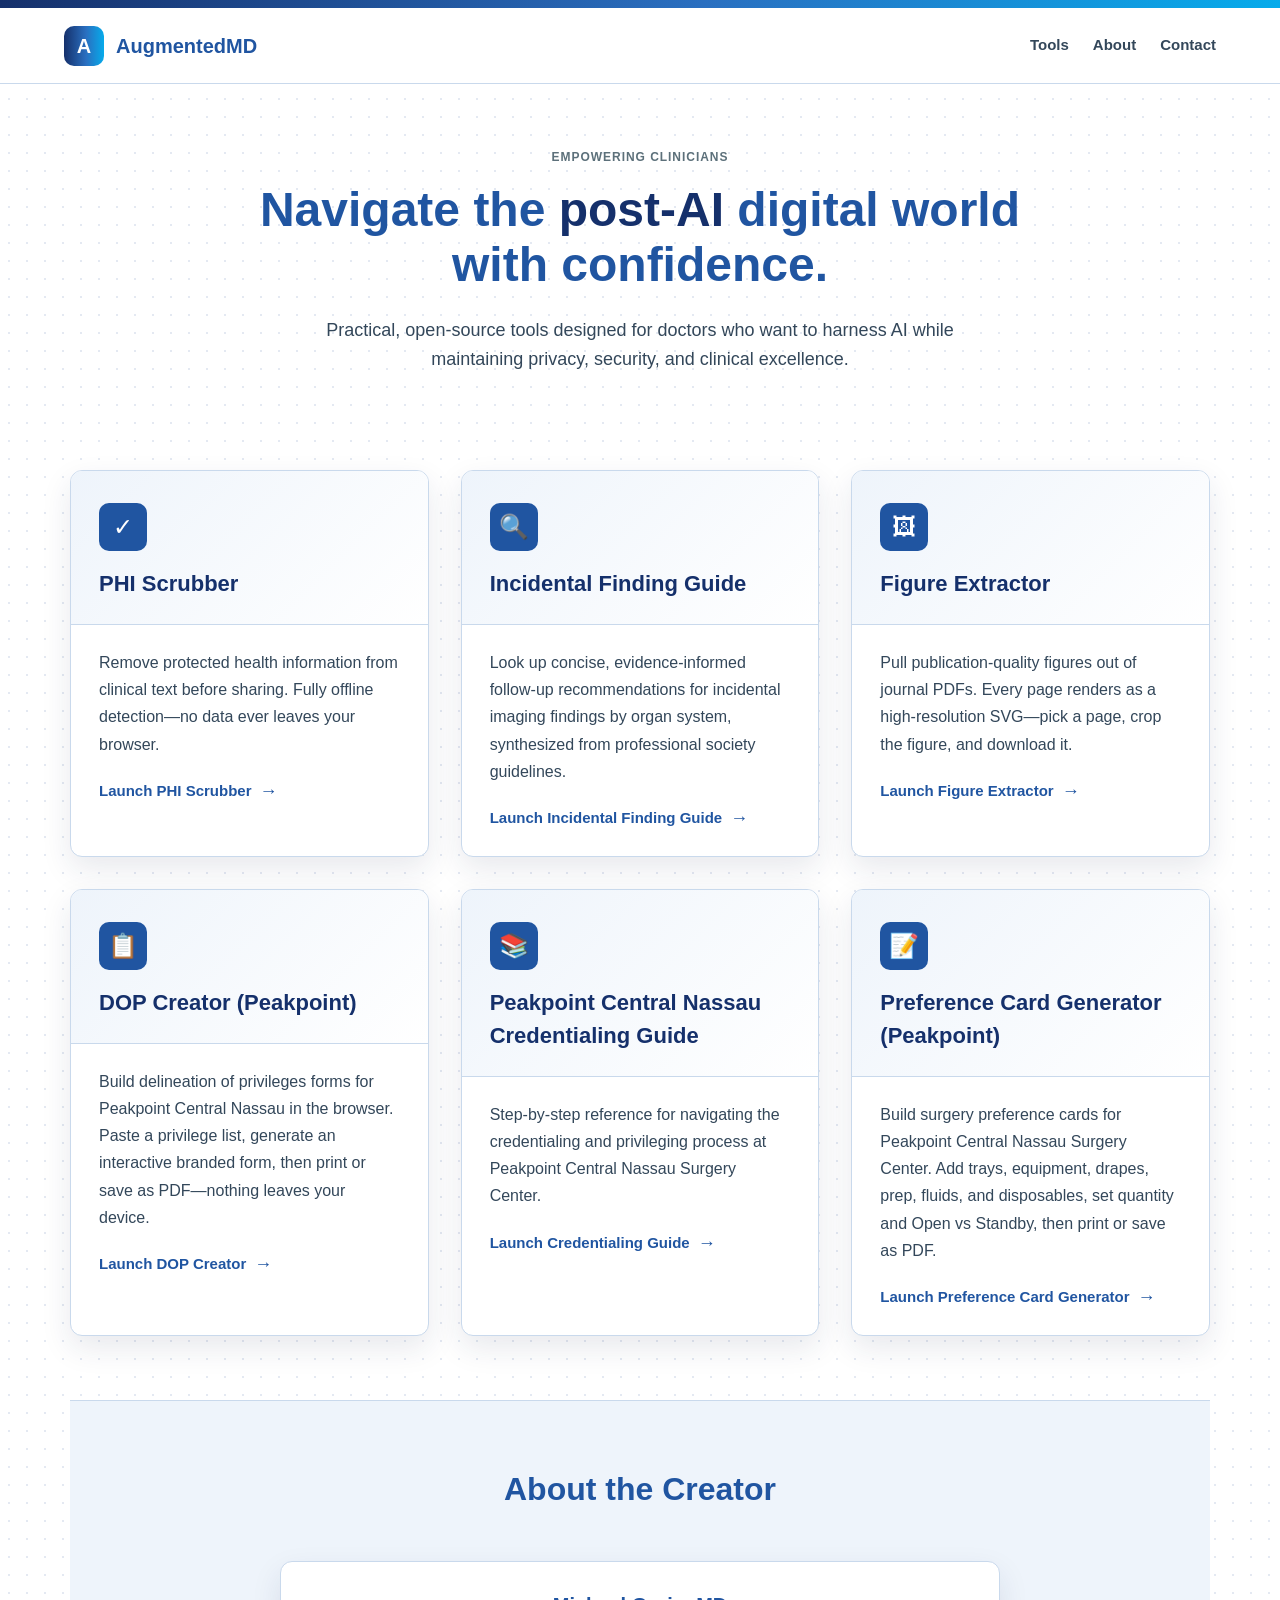
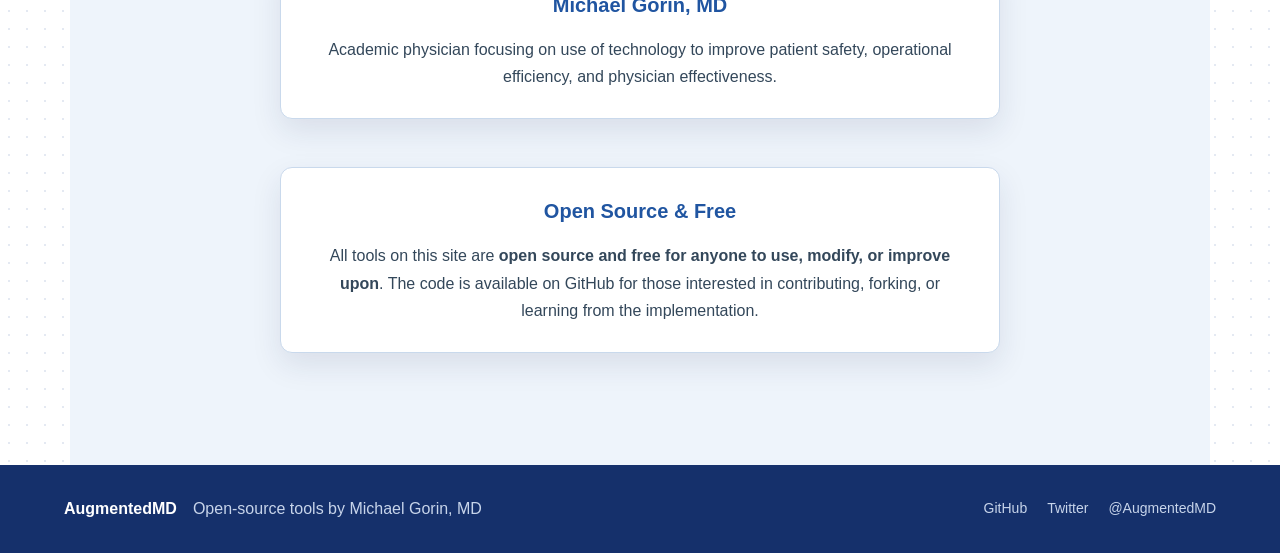
<file: index.html>
<!doctype html>
<html lang="en">
<head>
  <meta charset="utf-8">
  <meta name="viewport" content="width=device-width,initial-scale=1">
  <title>AugmentedMD — Tools for the Post-AI Digital World</title>
  <style>
:root{
  --blue:#2055A1;
  --navy:#15306B;
  --teal:#06ABEB;
  --text:#33475A;
  --ink:#1F1F38;
  --card:#EEF4FB;
  --border:#C9D9EC;
  --white:#FFFFFF;
  --muted:#5C707A;
  --green:#1B7F5A;
  --green-bg:#E6F7F0;
  --brand-gradient:linear-gradient(90deg,#15306B 0%,#2A6FC0 55%,#06ABEB 100%);
  --font-sans:"Helvetica Neue",Arial,system-ui,sans-serif;
  --font-mono:"Courier New",ui-monospace,monospace;
  --radius-card:12px;
  --radius-btn:10px;
  --radius-pill:999px;
  --shadow-card:0 12px 30px rgba(27,42,74,.10);
  --shadow-hover:0 16px 40px rgba(27,42,74,.15);
}
*{box-sizing:border-box}
body{
  margin:0;
  color:var(--text);
  font-family:var(--font-sans);
  font-size:16px;
  line-height:1.5;
  background-color:var(--white);
  background-image:radial-gradient(#E4E9F2 1px,transparent 1px);
  background-size:18px 18px;
}
h1,h2,h3{color:var(--blue);font-weight:700}
a{color:var(--blue);text-decoration:none}
a:hover{text-decoration:underline}
.brand-bar{height:8px;background:var(--brand-gradient)}
.header{height:76px;padding:0 max(24px,5vw);border-bottom:1px solid var(--border);background:var(--white);display:flex;align-items:center;justify-content:space-between}
.brand{display:flex;align-items:center;gap:12px;color:var(--blue);font-size:20px;font-weight:700}
.logo{display:grid;place-items:center;width:40px;height:40px;border-radius:var(--radius-btn);color:var(--white);background:var(--brand-gradient);font-size:20px;font-weight:700}
.nav{display:flex;gap:24px;align-items:center}
.nav a{color:var(--text);font-weight:600;font-size:15px}
.nav a:hover{color:var(--blue)}
main{width:min(1140px,calc(100% - 40px));margin:auto}
.hero{max-width:820px;margin:64px auto 40px;text-align:center}
.eyebrow{color:var(--muted);font-size:12px;font-weight:700;letter-spacing:.08em;text-transform:uppercase}
h1{margin:16px 0;font-size:clamp(34px,4vw,48px);line-height:1.15}
h1 em{color:var(--navy);font-style:normal}
.sub{max-width:680px;margin:24px auto;font-size:18px;line-height:1.6}
.cta{display:inline-block;margin-top:32px;padding:14px 28px;border:0;border-radius:var(--radius-btn);color:var(--white);background:var(--blue);font-size:16px;font-weight:700;cursor:pointer;transition:all .2s}
.cta:hover{background:var(--navy);text-decoration:none;transform:translateY(-2px);box-shadow:0 8px 20px rgba(32,85,161,.3)}
.section{padding:64px 0}
#tools{padding-top:32px}
.section-title{text-align:center;margin-bottom:48px}
.section-title h2{margin:0;font-size:32px}
.section-title p{color:var(--muted);font-size:17px;margin:12px 0 0}
.tools-grid{display:grid;grid-template-columns:repeat(auto-fit,minmax(320px,1fr));gap:32px;margin-top:24px}
.tool-card{border:1px solid var(--border);border-radius:var(--radius-card);background:var(--white);box-shadow:var(--shadow-card);overflow:hidden;transition:all .3s}
.tool-card:hover{box-shadow:var(--shadow-hover);transform:translateY(-4px)}
.tool-header{padding:32px 28px 24px;background:linear-gradient(135deg,var(--card) 0%,var(--white) 100%);border-bottom:1px solid var(--border)}
.tool-icon{display:inline-grid;place-items:center;width:48px;height:48px;border-radius:var(--radius-btn);color:var(--white);background:var(--blue);font-size:24px;margin-bottom:16px;transition:all .2s}
a.tool-icon:hover{background:var(--navy);text-decoration:none;transform:translateY(-2px);box-shadow:0 8px 20px rgba(32,85,161,.3)}
.tool-card h3{margin:0;font-size:22px;color:var(--navy)}
.tool-body{padding:24px 28px}
.tool-body p{margin:0 0 20px;line-height:1.7}
.tool-links{display:flex;flex-direction:column;gap:12px}
.tool-link{display:inline-flex;align-items:center;gap:8px;color:var(--blue);font-weight:700;font-size:15px}
.tool-link:hover{text-decoration:underline}
.tool-link::after{content:'→';font-size:18px}
.tool-link.github{font-size:13px;opacity:0.8}
.tool-link.github::after{content:'↗'}
.about{background:var(--card);border-top:1px solid var(--border)}
.about-content{max-width:720px;margin:0 auto;text-align:center}
.about-content p{font-size:17px;line-height:1.8;margin-bottom:24px}
.mission{margin:48px 0;padding:28px 32px;border:1px solid var(--border);border-radius:var(--radius-card);background:var(--white);box-shadow:var(--shadow-card)}
.mission h3{margin:0 0 16px;font-size:20px}
.mission p{margin:0;font-size:16px;line-height:1.7}
footer{padding:32px max(24px,5vw);color:#C7D4EA;background:var(--navy);display:flex;justify-content:space-between;align-items:center;flex-wrap:wrap;gap:20px}
.footer-left{display:flex;align-items:center;gap:16px}
.footer-brand{font-weight:700;font-size:16px;color:var(--white)}
.footer-links{display:flex;gap:20px;flex-wrap:wrap}
.footer-links a{color:#C7D4EA;font-size:14px}
.footer-links a:hover{color:var(--white)}
@media(max-width:900px){
  .tools-grid{grid-template-columns:1fr}
  .nav{display:none}
}
@media(max-width:620px){
  main{width:calc(100% - 32px)}
  .header{height:64px;padding:0 16px}
  .hero{margin:48px auto 32px}
  .section{padding:48px 0}
  #tools{padding-top:24px}
  .section-title h2{font-size:28px}
  footer{flex-direction:column;text-align:center}
}
  </style>
</head>
<body>
  <div class="brand-bar"></div>
  <header class="header">
    <div class="brand">
      <span class="logo">A</span>
      <span>AugmentedMD</span>
    </div>
    <nav class="nav">
      <a href="#tools">Tools</a>
      <a href="#about">About</a>
      <a href="#contact">Contact</a>
    </nav>
  </header>
  
  <main>
    <section class="hero">
      <div class="eyebrow">Empowering Clinicians</div>
      <h1>Navigate the <em>post-AI</em> digital world with confidence.</h1>
      <p class="sub">Practical, open-source tools designed for doctors who want to harness AI while maintaining privacy, security, and clinical excellence.</p>
    </section>

    <section class="section" id="tools">
      <div class="tools-grid">
        <div class="tool-card">
          <div class="tool-header">
            <a href="https://phiscrubber.pages.dev/phi-scrubber" target="_blank" rel="noopener" class="tool-icon" aria-label="Launch PHI Scrubber">&#10003;</a>
            <h3>PHI Scrubber</h3>
          </div>
          <div class="tool-body">
            <p>Remove protected health information from clinical text before sharing. Fully offline detection—no data ever leaves your browser.</p>
            <div class="tool-links">
              <a href="https://phiscrubber.pages.dev/phi-scrubber" target="_blank" rel="noopener" class="tool-link">Launch PHI Scrubber</a>
            </div>
          </div>
        </div>

        <div class="tool-card">
          <div class="tool-header">
            <a href="https://incidental-finding-guide.pages.dev/" target="_blank" rel="noopener" class="tool-icon" aria-label="Launch Incidental Finding Guide">&#128269;</a>
            <h3>Incidental Finding Guide</h3>
          </div>
          <div class="tool-body">
            <p>Look up concise, evidence-informed follow-up recommendations for incidental imaging findings by organ system, synthesized from professional society guidelines.</p>
            <div class="tool-links">
              <a href="https://incidental-finding-guide.pages.dev/" target="_blank" rel="noopener" class="tool-link">Launch Incidental Finding Guide</a>
            </div>
          </div>
        </div>

        <div class="tool-card">
          <div class="tool-header">
            <a href="https://figure-extractor.pages.dev/" target="_blank" rel="noopener" class="tool-icon" aria-label="Launch Figure Extractor">&#128444;</a>
            <h3>Figure Extractor</h3>
          </div>
          <div class="tool-body">
            <p>Pull publication-quality figures out of journal PDFs. Every page renders as a high-resolution SVG—pick a page, crop the figure, and download it.</p>
            <div class="tool-links">
              <a href="https://figure-extractor.pages.dev/" target="_blank" rel="noopener" class="tool-link">Launch Figure Extractor</a>
            </div>
          </div>
        </div>

        <div class="tool-card">
          <div class="tool-header">
            <a href="https://ppcn.pages.dev/" target="_blank" rel="noopener" class="tool-icon" aria-label="Launch DOP Creator">&#128203;</a>
            <h3>DOP Creator (Peakpoint)</h3>
          </div>
          <div class="tool-body">
            <p>Build delineation of privileges forms for Peakpoint Central Nassau in the browser. Paste a privilege list, generate an interactive branded form, then print or save as PDF—nothing leaves your device.</p>
            <div class="tool-links">
              <a href="https://ppcn.pages.dev/" target="_blank" rel="noopener" class="tool-link">Launch DOP Creator</a>
            </div>
          </div>
        </div>

        <div class="tool-card">
          <div class="tool-header">
            <a href="https://ppcn-credentialing.pages.dev/" target="_blank" rel="noopener" class="tool-icon" aria-label="Launch Credentialing Guide">&#128218;</a>
            <h3>Peakpoint Central Nassau Credentialing Guide</h3>
          </div>
          <div class="tool-body">
            <p>Step-by-step reference for navigating the credentialing and privileging process at Peakpoint Central Nassau Surgery Center.</p>
            <div class="tool-links">
              <a href="https://ppcn-credentialing.pages.dev/" target="_blank" rel="noopener" class="tool-link">Launch Credentialing Guide</a>
            </div>
          </div>
        </div>

        <div class="tool-card">
          <div class="tool-header">
            <a href="https://preference-card-generator.pages.dev/" target="_blank" rel="noopener" class="tool-icon" aria-label="Launch Preference Card Generator">&#128221;</a>
            <h3>Preference Card Generator (Peakpoint)</h3>
          </div>
          <div class="tool-body">
            <p>Build surgery preference cards for Peakpoint Central Nassau Surgery Center. Add trays, equipment, drapes, prep, fluids, and disposables, set quantity and Open vs Standby, then print or save as PDF.</p>
            <div class="tool-links">
              <a href="https://preference-card-generator.pages.dev/" target="_blank" rel="noopener" class="tool-link">Launch Preference Card Generator</a>
            </div>
          </div>
        </div>
      </div>
    </section>

    <section class="section about" id="about">
      <div class="about-content">
        <div class="section-title">
          <h2>About the Creator</h2>
        </div>
        
        <div class="mission">
          <h3>Michael Gorin, MD</h3>
          <p>Academic physician focusing on use of technology to improve patient safety, operational efficiency, and physician effectiveness.</p>
        </div>
        
        <div class="mission">
          <h3>Open Source & Free</h3>
          <p>All tools on this site are <strong>open source and free for anyone to use, modify, or improve upon</strong>. The code is available on GitHub for those interested in contributing, forking, or learning from the implementation.</p>
        </div>
      </div>
    </section>
  </main>

  <footer id="contact">
    <div class="footer-left">
      <span class="footer-brand">AugmentedMD</span>
      <span>Open-source tools by Michael Gorin, MD</span>
    </div>
    <div class="footer-links">
      <a href="https://github.com/gorin-research-repo" target="_blank" rel="noopener">GitHub</a>
      <a href="https://twitter.com/michael_gorin" target="_blank" rel="noopener">Twitter</a>
      <a href="https://twitter.com/AugmentedMD" target="_blank" rel="noopener">@AugmentedMD</a>
    </div>
  </footer>

  <script>
// Smooth scrolling for anchor links
document.querySelectorAll('a[href^="#"]').forEach(anchor => {
  anchor.addEventListener('click', function (e) {
    e.preventDefault();
    const target = document.querySelector(this.getAttribute('href'));
    if (target) {
      target.scrollIntoView({
        behavior: 'smooth',
        block: 'start'
      });
    }
  });
});
  </script>
</body>
</html>
</file>
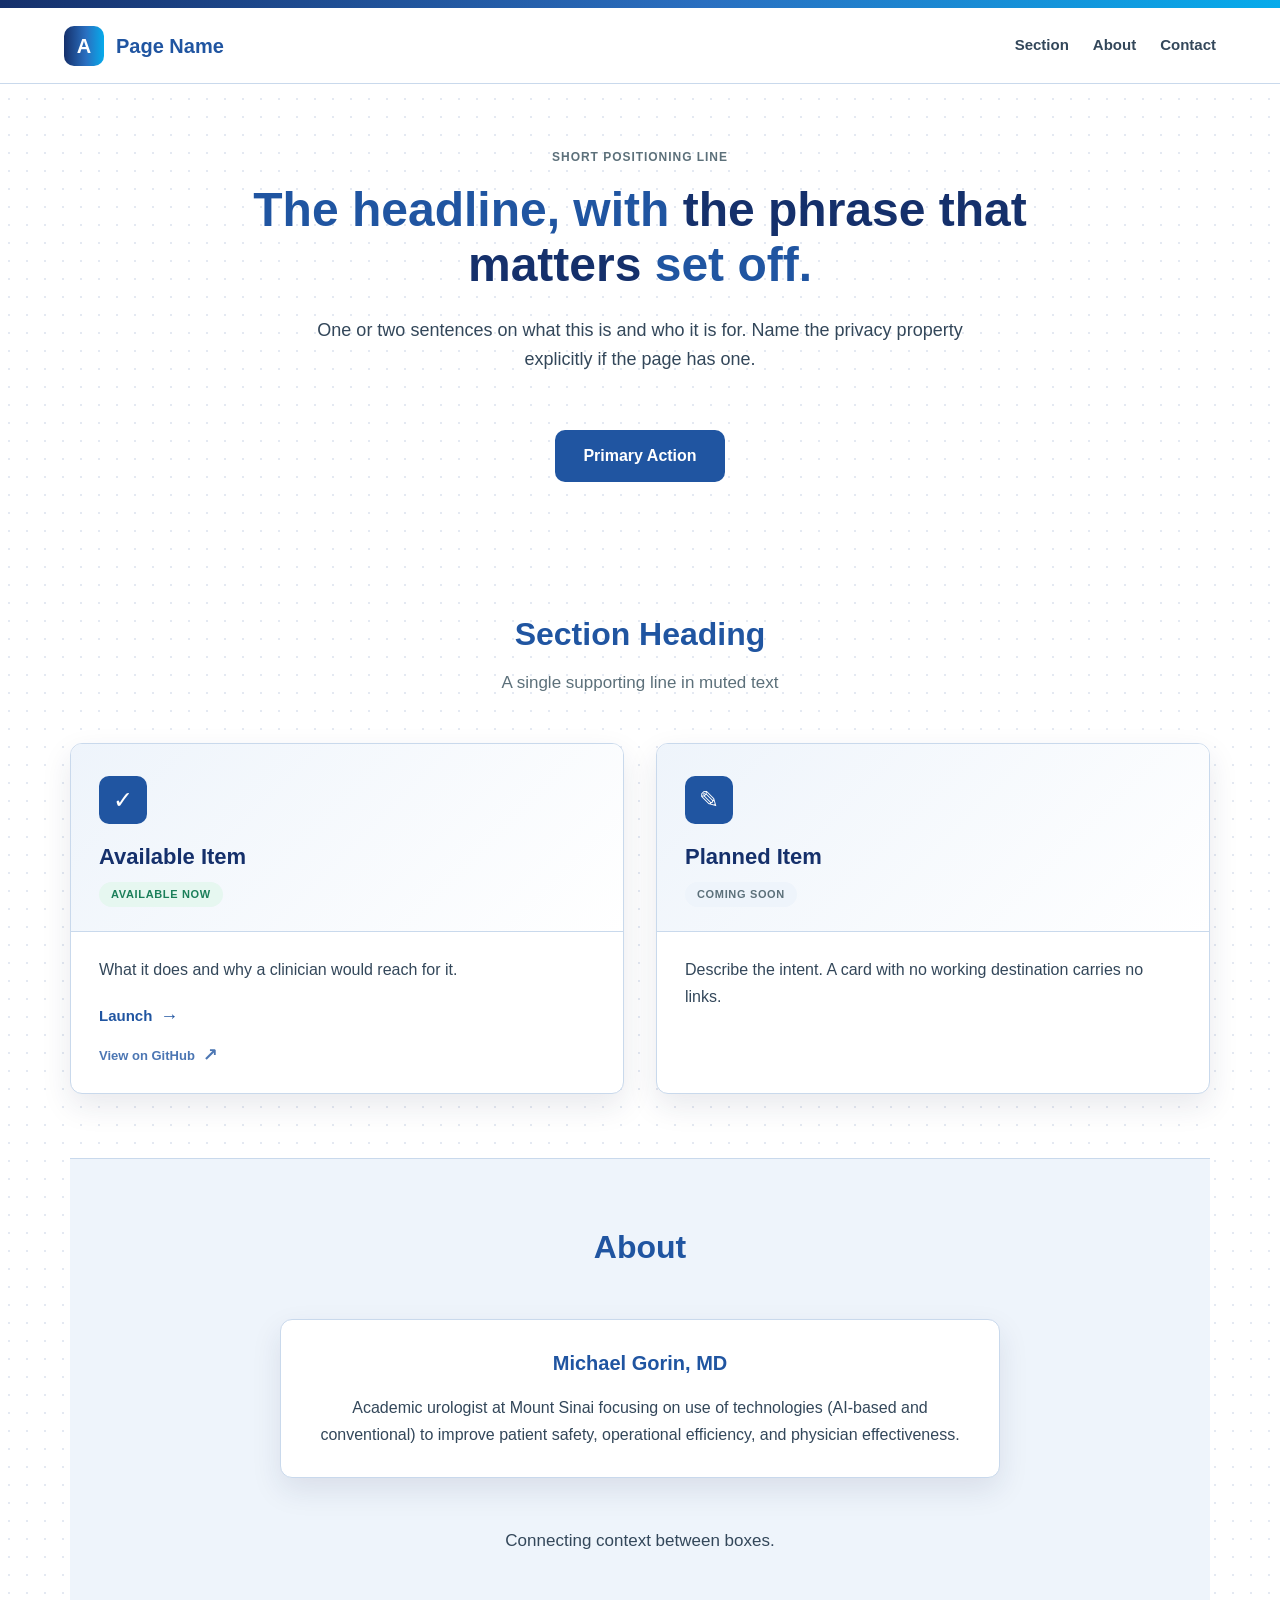
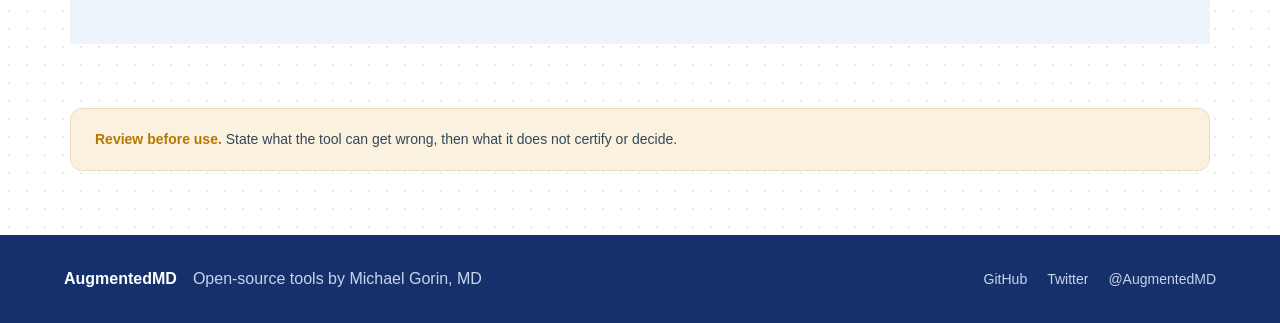
<file: .cursor/skills/augmentedmd-page-style/assets/page-template.html>
<!doctype html>
<!-- AugmentedMD page starter. Replace the placeholder copy, delete unused
     sections and their CSS, and remove these comments before shipping. -->
<html lang="en">
<head>
  <meta charset="utf-8">
  <meta name="viewport" content="width=device-width,initial-scale=1">
  <title>Page Name — Short Descriptor</title>
  <style>
:root{
  --blue:#2055A1;
  --navy:#15306B;
  --teal:#06ABEB;
  --text:#33475A;
  --ink:#1F1F38;
  --card:#EEF4FB;
  --border:#C9D9EC;
  --white:#FFFFFF;
  --muted:#5C707A;
  --green:#1B7F5A;
  --green-bg:#E6F7F0;
  --amber:#B77800;
  --amber-bg:#FBF1DF;
  --brand-gradient:linear-gradient(90deg,#15306B 0%,#2A6FC0 55%,#06ABEB 100%);
  --font-sans:"Helvetica Neue",Arial,system-ui,sans-serif;
  --font-mono:"Courier New",ui-monospace,monospace;
  --radius-card:12px;
  --radius-btn:10px;
  --radius-pill:999px;
  --shadow-card:0 12px 30px rgba(27,42,74,.10);
  --shadow-hover:0 16px 40px rgba(27,42,74,.15);
}
*{box-sizing:border-box}
body{
  margin:0;
  color:var(--text);
  font-family:var(--font-sans);
  font-size:16px;
  line-height:1.5;
  background-color:var(--white);
  background-image:radial-gradient(#E4E9F2 1px,transparent 1px);
  background-size:18px 18px;
}
h1,h2,h3{color:var(--blue);font-weight:700}
a{color:var(--blue);text-decoration:none}
a:hover{text-decoration:underline}
button,textarea,select{font-family:inherit;font-size:inherit}
.brand-bar{height:8px;background:var(--brand-gradient)}
.header{height:76px;padding:0 max(24px,5vw);border-bottom:1px solid var(--border);background:var(--white);display:flex;align-items:center;justify-content:space-between}
.brand{display:flex;align-items:center;gap:12px;color:var(--blue);font-size:20px;font-weight:700}
.logo{display:grid;place-items:center;width:40px;height:40px;border-radius:var(--radius-btn);color:var(--white);background:var(--brand-gradient);font-size:20px;font-weight:700}
.nav{display:flex;gap:24px;align-items:center}
.nav a{color:var(--text);font-weight:600;font-size:15px}
.nav a:hover{color:var(--blue)}
main{width:min(1140px,calc(100% - 40px));margin:auto}
.hero{max-width:820px;margin:64px auto;text-align:center}
.eyebrow{color:var(--muted);font-size:12px;font-weight:700;letter-spacing:.08em;text-transform:uppercase}
h1{margin:16px 0;font-size:clamp(34px,4vw,48px);line-height:1.15}
h1 em{color:var(--navy);font-style:normal}
.sub{max-width:680px;margin:24px auto;font-size:18px;line-height:1.6}
.cta{display:inline-block;margin-top:32px;padding:14px 28px;border:0;border-radius:var(--radius-btn);color:var(--white);background:var(--blue);font-size:16px;font-weight:700;cursor:pointer;transition:all .2s}
.cta:hover{background:var(--navy);text-decoration:none;transform:translateY(-2px);box-shadow:0 8px 20px rgba(32,85,161,.3)}
.section{padding:64px 0}
.section-title{text-align:center;margin-bottom:48px}
.section-title h2{margin:0;font-size:32px}
.section-title p{color:var(--muted);font-size:17px;margin:12px 0 0}
.tinted{background:var(--card);border-top:1px solid var(--border)}
.cards{display:grid;grid-template-columns:repeat(auto-fit,minmax(320px,1fr));gap:32px;margin-top:48px}
.card{border:1px solid var(--border);border-radius:var(--radius-card);background:var(--white);box-shadow:var(--shadow-card);overflow:hidden;transition:all .3s}
.card:hover{box-shadow:var(--shadow-hover);transform:translateY(-4px)}
.card-header{padding:32px 28px 24px;background:linear-gradient(135deg,var(--card) 0%,var(--white) 100%);border-bottom:1px solid var(--border)}
.card-icon{display:inline-grid;place-items:center;width:48px;height:48px;border-radius:var(--radius-btn);color:var(--white);background:var(--blue);font-size:24px;margin-bottom:16px}
.card h3{margin:0 0 8px;font-size:22px;color:var(--navy)}
.tag{display:inline-block;padding:4px 12px;border-radius:var(--radius-pill);color:var(--green);background:var(--green-bg);font-size:11px;font-weight:700;letter-spacing:.06em;text-transform:uppercase}
.tag.coming{color:var(--muted);background:var(--card)}
.card-body{padding:24px 28px}
.card-body p{margin:0 0 20px;line-height:1.7}
.card-links{display:flex;flex-direction:column;gap:12px}
.card-link{display:inline-flex;align-items:center;gap:8px;color:var(--blue);font-weight:700;font-size:15px}
.card-link:hover{text-decoration:underline}
.card-link::after{content:'→';font-size:18px}
.card-link.external{font-size:13px;opacity:0.8}
.card-link.external::after{content:'↗'}
.prose{max-width:720px;margin:0 auto;text-align:center}
.prose p{font-size:17px;line-height:1.8;margin-bottom:24px}
.mission{margin:48px 0;padding:28px 32px;border:1px solid var(--border);border-radius:var(--radius-card);background:var(--white);box-shadow:var(--shadow-card)}
.mission h3{margin:0 0 16px;font-size:20px}
.mission p{margin:0;font-size:16px;line-height:1.7}
.notice{margin:64px 0;padding:20px 24px;border:1px solid #EBDCC0;border-radius:var(--radius-card);color:var(--text);background:var(--amber-bg);font-size:14px}
.notice strong{color:var(--amber)}
footer{padding:32px max(24px,5vw);color:#C7D4EA;background:var(--navy);display:flex;justify-content:space-between;align-items:center;flex-wrap:wrap;gap:20px}
.footer-left{display:flex;align-items:center;gap:16px}
.footer-brand{font-weight:700;font-size:16px;color:var(--white)}
.footer-links{display:flex;gap:20px;flex-wrap:wrap}
.footer-links a{color:#C7D4EA;font-size:14px}
.footer-links a:hover{color:var(--white)}
@media(max-width:900px){
  .cards{grid-template-columns:1fr}
  .nav{display:none}
}
@media(max-width:620px){
  main{width:calc(100% - 32px)}
  .header{height:64px;padding:0 16px}
  .hero{margin:48px auto}
  .section{padding:48px 0}
  .section-title h2{font-size:28px}
  .notice{margin:48px 0}
  footer{flex-direction:column;text-align:center}
}
  </style>
</head>
<body>
  <div class="brand-bar"></div>
  <header class="header">
    <div class="brand">
      <span class="logo">A</span>
      <span>Page Name</span>
    </div>
    <nav class="nav">
      <a href="#content">Section</a>
      <a href="#about">About</a>
      <a href="#contact">Contact</a>
    </nav>
  </header>

  <main>
    <section class="hero">
      <div class="eyebrow">Short positioning line</div>
      <h1>The headline, with <em>the phrase that matters</em> set off.</h1>
      <p class="sub">One or two sentences on what this is and who it is for. Name the privacy property explicitly if the page has one.</p>
      <a href="#content" class="cta">Primary Action</a>
    </section>

    <section class="section" id="content">
      <div class="section-title">
        <h2>Section Heading</h2>
        <p>A single supporting line in muted text</p>
      </div>

      <div class="cards">
        <div class="card">
          <div class="card-header">
            <div class="card-icon">&#10003;</div>
            <h3>Available Item</h3>
            <span class="tag">Available Now</span>
          </div>
          <div class="card-body">
            <p>What it does and why a clinician would reach for it.</p>
            <div class="card-links">
              <a href="#" class="card-link">Launch</a>
              <a href="https://github.com/gorin-research-repo" target="_blank" rel="noopener" class="card-link external">View on GitHub</a>
            </div>
          </div>
        </div>

        <div class="card">
          <div class="card-header">
            <div class="card-icon">&#9998;</div>
            <h3>Planned Item</h3>
            <span class="tag coming">Coming Soon</span>
          </div>
          <div class="card-body">
            <p>Describe the intent. A card with no working destination carries no links.</p>
          </div>
        </div>
      </div>
    </section>

    <section class="section tinted" id="about">
      <div class="prose">
        <div class="section-title">
          <h2>About</h2>
        </div>
        <div class="mission">
          <h3>Michael Gorin, MD</h3>
          <p>Academic urologist at Mount Sinai focusing on use of technologies (AI-based and conventional) to improve patient safety, operational efficiency, and physician effectiveness.</p>
        </div>
        <p>Connecting context between boxes.</p>
      </div>
    </section>

    <!-- Required on any page that touches patient data or clinical judgment. -->
    <aside class="notice"><strong>Review before use.</strong> State what the tool can get wrong, then what it does not certify or decide.</aside>
  </main>

  <footer id="contact">
    <div class="footer-left">
      <span class="footer-brand">AugmentedMD</span>
      <span>Open-source tools by Michael Gorin, MD</span>
    </div>
    <div class="footer-links">
      <a href="https://github.com/gorin-research-repo" target="_blank" rel="noopener">GitHub</a>
      <a href="https://twitter.com/michael_gorin" target="_blank" rel="noopener">Twitter</a>
      <a href="https://twitter.com/AugmentedMD" target="_blank" rel="noopener">@AugmentedMD</a>
    </div>
  </footer>

  <script>
document.querySelectorAll('a[href^="#"]').forEach(anchor => {
  anchor.addEventListener('click', function (e) {
    e.preventDefault();
    const target = document.querySelector(this.getAttribute('href'));
    if (target) {
      target.scrollIntoView({behavior: 'smooth', block: 'start'});
    }
  });
});
  </script>
</body>
</html>
</file>
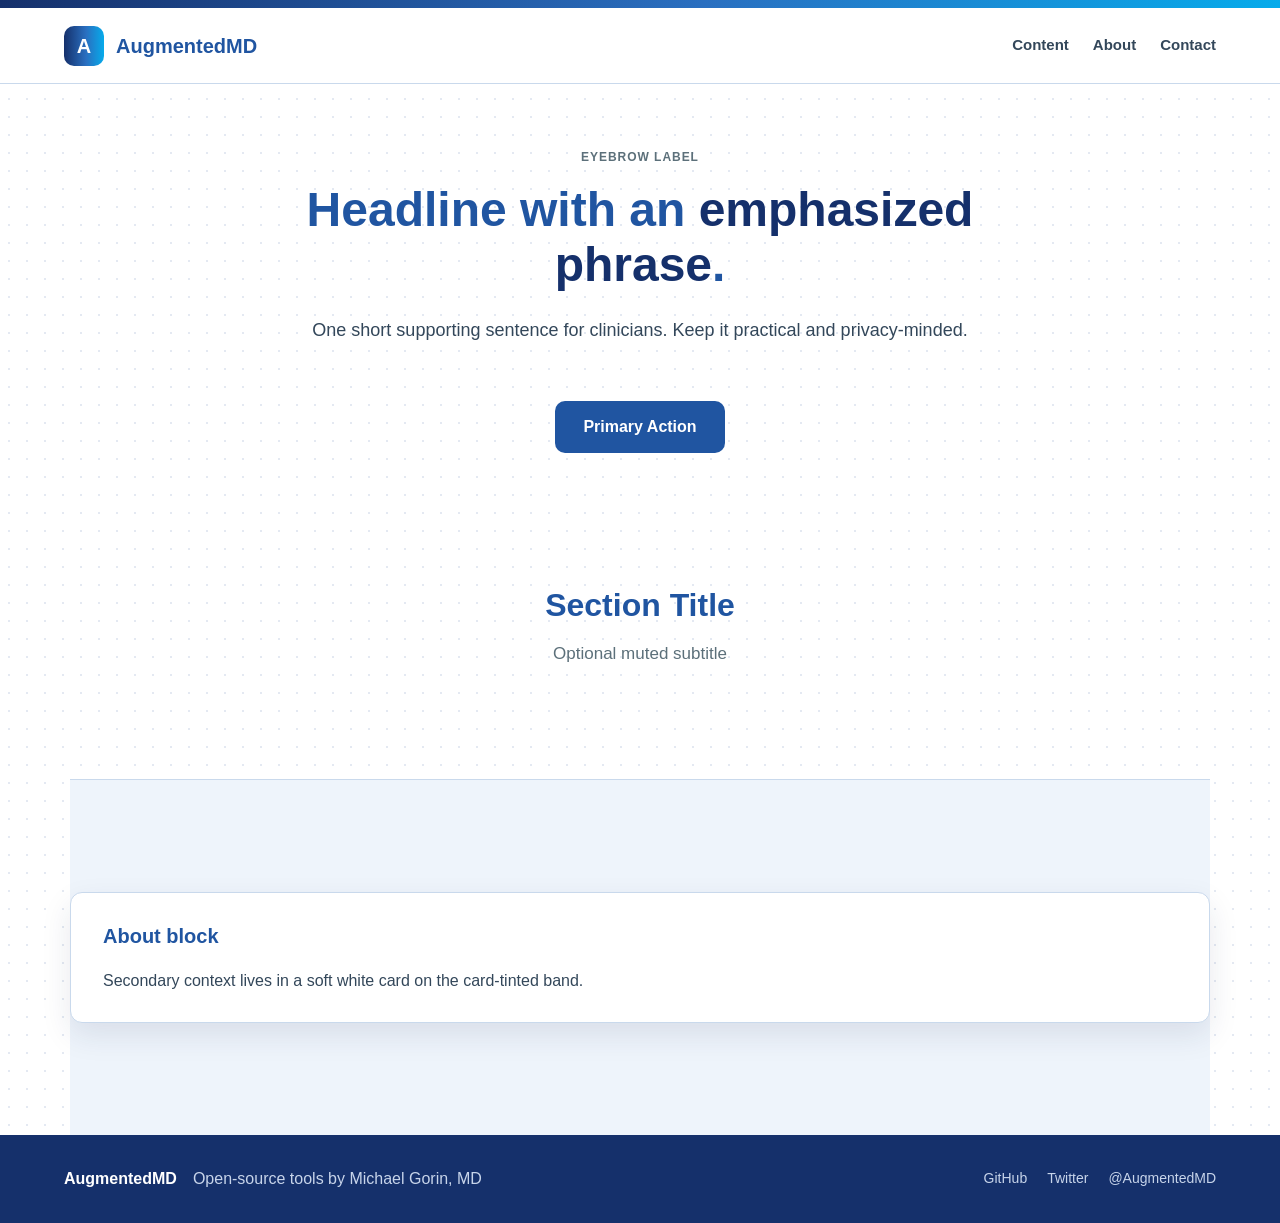
<file: .cursor/skills/augmentedmd-style-guide/assets/page-template.html>
<!doctype html>
<html lang="en">
<head>
  <meta charset="utf-8">
  <meta name="viewport" content="width=device-width,initial-scale=1">
  <title>AugmentedMD — Page Title</title>
  <style>
/* Paste or sync from references/tokens.css — kept inline for standalone pages */
:root{
  --blue:#2055A1;
  --navy:#15306B;
  --teal:#06ABEB;
  --text:#33475A;
  --ink:#1F1F38;
  --card:#EEF4FB;
  --border:#C9D9EC;
  --white:#FFFFFF;
  --muted:#5C707A;
  --green:#1B7F5A;
  --green-bg:#E6F7F0;
  --brand-gradient:linear-gradient(90deg,#15306B 0%,#2A6FC0 55%,#06ABEB 100%);
  --font-sans:"Helvetica Neue",Arial,system-ui,sans-serif;
  --font-mono:"Courier New",ui-monospace,monospace;
  --radius-card:12px;
  --radius-btn:10px;
  --radius-pill:999px;
  --shadow-card:0 12px 30px rgba(27,42,74,.10);
  --shadow-hover:0 16px 40px rgba(27,42,74,.15);
}
*{box-sizing:border-box}
body{
  margin:0;
  color:var(--text);
  font-family:var(--font-sans);
  font-size:16px;
  line-height:1.5;
  background-color:var(--white);
  background-image:radial-gradient(#E4E9F2 1px,transparent 1px);
  background-size:18px 18px;
}
h1,h2,h3{color:var(--blue);font-weight:700}
a{color:var(--blue);text-decoration:none}
a:hover{text-decoration:underline}
.brand-bar{height:8px;background:var(--brand-gradient)}
.header{height:76px;padding:0 max(24px,5vw);border-bottom:1px solid var(--border);background:var(--white);display:flex;align-items:center;justify-content:space-between}
.brand{display:flex;align-items:center;gap:12px;color:var(--blue);font-size:20px;font-weight:700}
.logo{display:grid;place-items:center;width:40px;height:40px;border-radius:var(--radius-btn);color:var(--white);background:var(--brand-gradient);font-size:20px;font-weight:700}
.nav{display:flex;gap:24px;align-items:center}
.nav a{color:var(--text);font-weight:600;font-size:15px}
.nav a:hover{color:var(--blue)}
main{width:min(1140px,calc(100% - 40px));margin:auto}
.hero{max-width:820px;margin:64px auto;text-align:center}
.eyebrow{color:var(--muted);font-size:12px;font-weight:700;letter-spacing:.08em;text-transform:uppercase}
h1{margin:16px 0;font-size:clamp(34px,4vw,48px);line-height:1.15}
h1 em{color:var(--navy);font-style:normal}
.sub{max-width:680px;margin:24px auto;font-size:18px;line-height:1.6}
.cta{display:inline-block;margin-top:32px;padding:14px 28px;border:0;border-radius:var(--radius-btn);color:var(--white);background:var(--blue);font-size:16px;font-weight:700;cursor:pointer;transition:all .2s}
.cta:hover{background:var(--navy);text-decoration:none;transform:translateY(-2px);box-shadow:0 8px 20px rgba(32,85,161,.3)}
.section{padding:64px 0}
.section-title{text-align:center;margin-bottom:48px}
.section-title h2{margin:0;font-size:32px}
.section-title p{color:var(--muted);font-size:17px;margin:12px 0 0}
.band{background:var(--card);border-top:1px solid var(--border)}
.mission{margin:48px 0;padding:28px 32px;border:1px solid var(--border);border-radius:var(--radius-card);background:var(--white);box-shadow:var(--shadow-card)}
.mission h3{margin:0 0 16px;font-size:20px}
.mission p{margin:0;font-size:16px;line-height:1.7}
footer{padding:32px max(24px,5vw);color:#C7D4EA;background:var(--navy);display:flex;justify-content:space-between;align-items:center;flex-wrap:wrap;gap:20px}
.footer-left{display:flex;align-items:center;gap:16px}
.footer-brand{font-weight:700;font-size:16px;color:var(--white)}
.footer-links{display:flex;gap:20px;flex-wrap:wrap}
.footer-links a{color:#C7D4EA;font-size:14px}
.footer-links a:hover{color:var(--white)}
@media(max-width:900px){.nav{display:none}}
@media(max-width:620px){
  main{width:calc(100% - 32px)}
  .header{height:64px;padding:0 16px}
  .hero{margin:48px auto}
  .section{padding:48px 0}
  .section-title h2{font-size:28px}
  footer{flex-direction:column;text-align:center}
}
  </style>
</head>
<body>
  <div class="brand-bar"></div>
  <header class="header">
    <div class="brand">
      <span class="logo">A</span>
      <span>AugmentedMD</span>
    </div>
    <nav class="nav">
      <a href="#content">Content</a>
      <a href="#about">About</a>
      <a href="#contact">Contact</a>
    </nav>
  </header>

  <main>
    <section class="hero">
      <div class="eyebrow">Eyebrow Label</div>
      <h1>Headline with an <em>emphasized phrase</em>.</h1>
      <p class="sub">One short supporting sentence for clinicians. Keep it practical and privacy-minded.</p>
      <a href="#content" class="cta">Primary Action</a>
    </section>

    <section class="section" id="content">
      <div class="section-title">
        <h2>Section Title</h2>
        <p>Optional muted subtitle</p>
      </div>
      <!-- Add tool cards, forms, or page content here -->
    </section>

    <section class="section band" id="about">
      <div class="mission">
        <h3>About block</h3>
        <p>Secondary context lives in a soft white card on the card-tinted band.</p>
      </div>
    </section>
  </main>

  <footer id="contact">
    <div class="footer-left">
      <span class="footer-brand">AugmentedMD</span>
      <span>Open-source tools by Michael Gorin, MD</span>
    </div>
    <div class="footer-links">
      <a href="https://github.com/gorin-research-repo" target="_blank" rel="noopener">GitHub</a>
      <a href="https://twitter.com/michael_gorin" target="_blank" rel="noopener">Twitter</a>
      <a href="https://twitter.com/AugmentedMD" target="_blank" rel="noopener">@AugmentedMD</a>
    </div>
  </footer>
</body>
</html>
</file>
